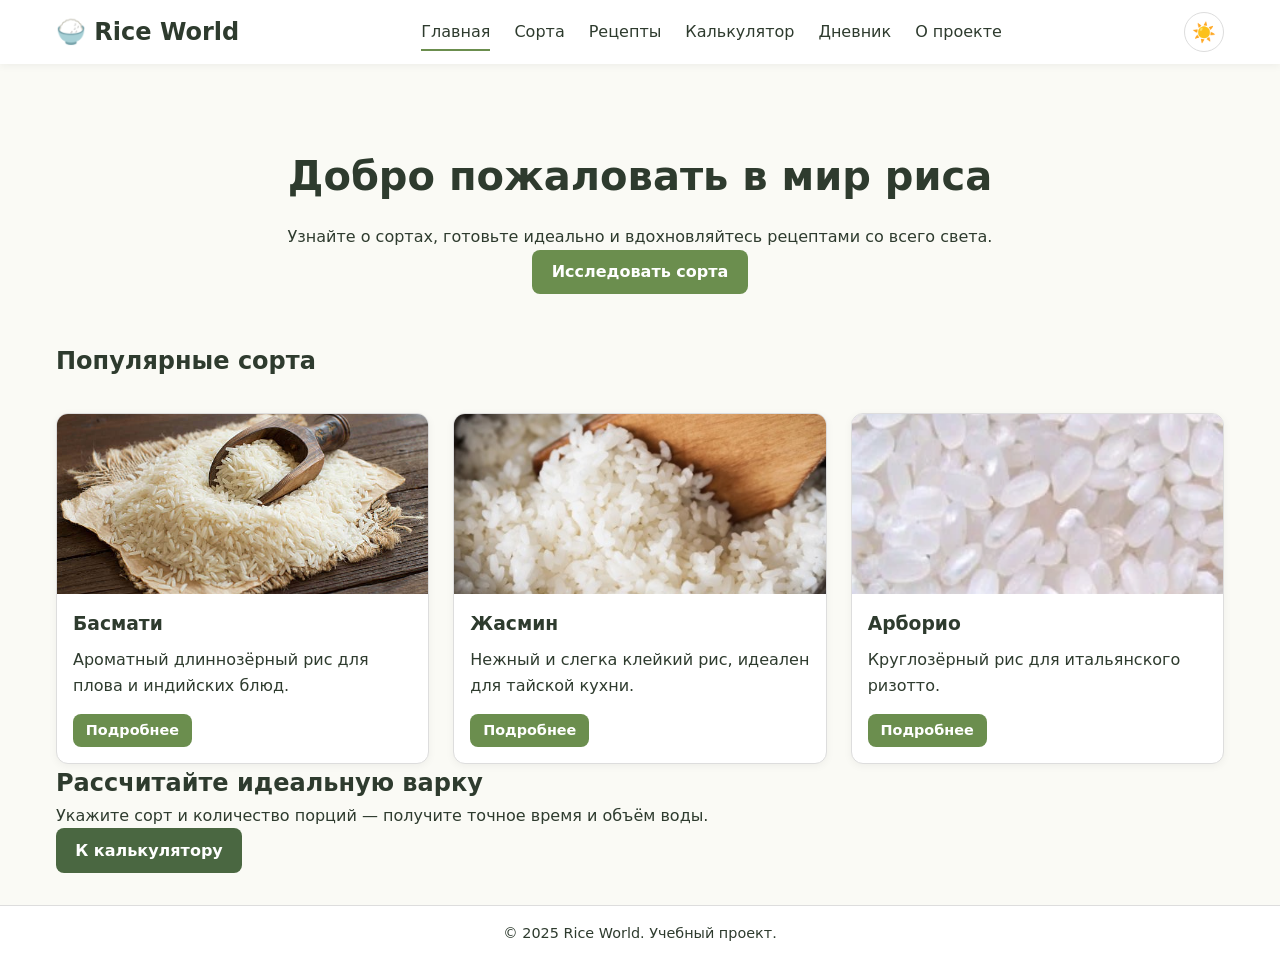
<file: index.html>
<!DOCTYPE html>
<html lang="ru">
<head>
  <meta charset="UTF-8">
  <meta name="viewport" content="width=device-width, initial-scale=1.0">
  <title>Rice World — Главная</title>
  <link rel="stylesheet" href="css/style.css">
</head>
<body>
  <header class="site-header">
    <div class="container header-inner">
      <a href="index.html" class="logo">🍚 Rice World</a>
      <nav id="main-nav" class="main-nav">
        <ul class="nav-list">
          <li><a href="index.html" class="active">Главная</a></li>
          <li><a href="varieties.html">Сорта</a></li>
          <li><a href="recipes.html">Рецепты</a></li>
          <li><a href="calculator.html">Калькулятор</a></li>
          <li><a href="diary.html">Дневник</a></li>
          <li><a href="about.html">О проекте</a></li>
        </ul>
      </nav>
      <button id="theme-toggle" class="theme-toggle" aria-label="Переключить тему">
        <span class="icon-light">☀️</span>
        <span class="icon-dark">🌙</span>
      </button>
      <button id="burger-btn" class="burger-btn" aria-label="Меню">
        <span></span><span></span><span></span>
      </button>
    </div>
  </header>

  <main class="site-main">
    <div class="container">
      <section class="hero">
        <h1>Добро пожаловать в мир риса</h1>
        <p>Узнайте о сортах, готовьте идеально и вдохновляйтесь рецептами со всего света.</p>
        <a href="varieties.html" class="btn btn-primary">Исследовать сорта</a>
      </section>

      <section class="popular">
        <h2>Популярные сорта</h2>
        <div class="cards-grid">
          <article class="card">
            <img src="images/basmati.jpg" alt="Басмати" loading="lazy">
            <h3>Басмати</h3>
            <p>Ароматный длиннозёрный рис для плова и индийских блюд.</p>
            <a href="varieties.html#basmati" class="btn btn-small">Подробнее</a>
          </article>
          <article class="card">
            <img src="images/jasmine.jpg" alt="Жасмин" loading="lazy">
            <h3>Жасмин</h3>
            <p>Нежный и слегка клейкий рис, идеален для тайской кухни.</p>
            <a href="varieties.html#jasmine" class="btn btn-small">Подробнее</a>
          </article>
          <article class="card">
            <img src="images/arborio.jpg" alt="Арборио" loading="lazy">
            <h3>Арборио</h3>
            <p>Круглозёрный рис для итальянского ризотто.</p>
            <a href="varieties.html#arborio" class="btn btn-small">Подробнее</a>
          </article>
        </div>
      </section>

      <section class="cta">
        <h2>Рассчитайте идеальную варку</h2>
        <p>Укажите сорт и количество порций — получите точное время и объём воды.</p>
        <a href="calculator.html" class="btn btn-secondary">К калькулятору</a>
      </section>
    </div>
  </main>

  <footer class="site-footer">
    <div class="container">
      <p>© 2025 Rice World. Учебный проект.</p>
    </div>
  </footer>

  <script src="js/theme.js" defer></script>
  <script src="js/burger.js" defer></script>
</body>
</html>
</file>
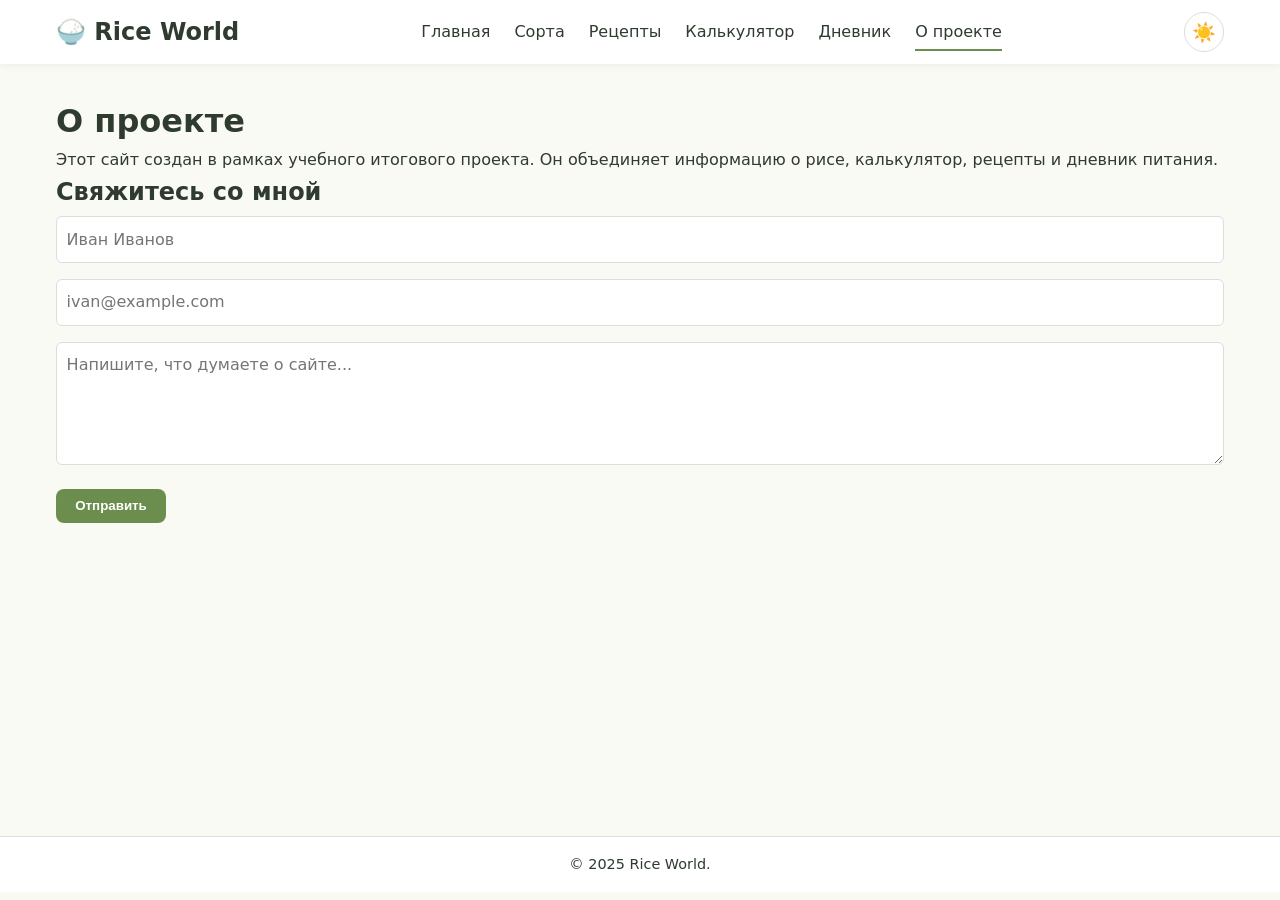
<file: about.html>
<!DOCTYPE html>
<html lang="ru">
<head>
  <meta charset="UTF-8">
  <meta name="viewport" content="width=device-width, initial-scale=1.0">
  <title>О проекте — Rice World</title>
  <link rel="stylesheet" href="css/style.css">
</head>
<body>
  <header class="site-header">
    <div class="container header-inner">
      <a href="index.html" class="logo">🍚 Rice World</a>
      <nav id="main-nav" class="main-nav">
        <ul class="nav-list">
          <li><a href="index.html">Главная</a></li>
          <li><a href="varieties.html">Сорта</a></li>
          <li><a href="recipes.html">Рецепты</a></li>
          <li><a href="calculator.html">Калькулятор</a></li>
          <li><a href="diary.html">Дневник</a></li>
          <li><a href="about.html" class="active">О проекте</a></li>
        </ul>
      </nav>
      <button id="theme-toggle" class="theme-toggle" aria-label="Переключить тему">
        <span class="icon-light">☀️</span>
        <span class="icon-dark">🌙</span>
      </button>
      <button id="burger-btn" class="burger-btn" aria-label="Меню">
        <span></span><span></span><span></span>
      </button>
    </div>
  </header>

  <main class="site-main">
    <div class="container">
      <h1>О проекте</h1>
      <section class="about-author">
        <h2></h2>
        <p><strong></strong></p>
        <p><strong></strong></p>
        <p><strong></strong></p>
        <p>Этот сайт создан в рамках учебного итогового проекта. Он объединяет информацию о рисе, калькулятор, рецепты и дневник питания.</p>
      </section>

      <section class="contact-form">
        <h2>Свяжитесь со мной</h2>
        <form id="contact-form" novalidate>
          <div class="form-group">
            <label for="name"></label>
            <input type="text" id="name" name="name" required placeholder="Иван Иванов">
          </div>
          <div class="form-group">
            <label for="email"></label>
            <input type="email" id="email" name="email" required placeholder="ivan@example.com">
          </div>
          <div class="form-group">
            <label for="message"></label>
            <textarea id="message" name="message" rows="4" placeholder="Напишите, что думаете о сайте..."></textarea>
          </div>
          <button type="submit" class="btn btn-primary">Отправить</button>
          <p id="form-feedback" style="display:none; color: green;"></p>
        </form>
      </section>
    </div>
  </main>

  <footer class="site-footer">
    <div class="container">
      <p>© 2025 Rice World.</p>
    </div>
  </footer>

  <script src="js/theme.js" defer></script>
  <script>
    document.getElementById('contact-form').addEventListener('submit', function(e) {
      e.preventDefault();
      const name = document.getElementById('name').value.trim();
      const email = document.getElementById('email').value.trim();
      if (name && email) {
        document.getElementById('form-feedback').style.display = 'block';
        this.reset();
      }
    });
  </script>
  <script src="js/burger.js" defer></script>
</body>
</html>
</file>
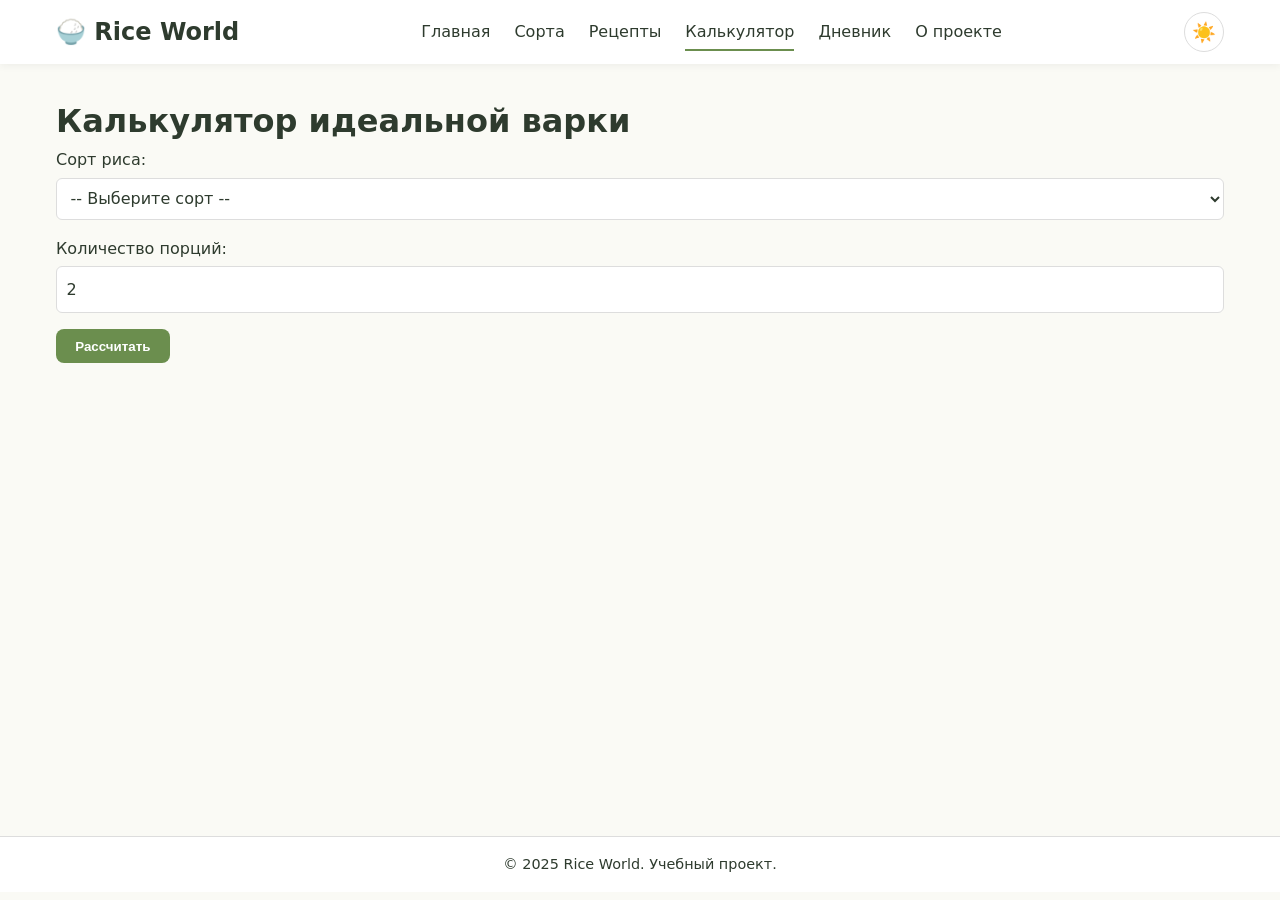
<file: calculator.html>
<!DOCTYPE html>
<html lang="ru">
<head>
  <meta charset="UTF-8">
  <meta name="viewport" content="width=device-width, initial-scale=1.0">
  <title>Калькулятор варки — Rice World</title>
  <link rel="stylesheet" href="css/style.css">
</head>
<body>
  <header class="site-header">
    <div class="container header-inner">
      <a href="index.html" class="logo">🍚 Rice World</a>
      <nav id="main-nav" class="main-nav">
        <ul class="nav-list">
          <li><a href="index.html">Главная</a></li>
          <li><a href="varieties.html">Сорта</a></li>
          <li><a href="recipes.html">Рецепты</a></li>
          <li><a href="calculator.html" class="active">Калькулятор</a></li>
          <li><a href="diary.html">Дневник</a></li>
          <li><a href="about.html">О проекте</a></li>
        </ul>
      </nav>
      <button id="theme-toggle" class="theme-toggle" aria-label="Переключить тему">
        <span class="icon-light">☀️</span>
        <span class="icon-dark">🌙</span>
      </button>
      <button id="burger-btn" class="burger-btn" aria-label="Меню">
        <span></span><span></span><span></span>
      </button>
    </div>
  </header>

  <main class="site-main">
    <div class="container">
      <h1>Калькулятор идеальной варки</h1>
      <form id="calc-form" class="calc-form">
        <div class="form-group">
          <label for="rice-type">Сорт риса:</label>
          <select id="rice-type" required>
            <option value="">-- Выберите сорт --</option>
            <option value="basmati">Басмати</option>
            <option value="jasmine">Жасмин</option>
            <option value="round">Круглозёрный (краснодарский)</option>
            <option value="arborio">Арборио</option>
            <option value="parboiled">Пропаренный</option>
          </select>
        </div>
        <div class="form-group">
          <label for="portions">Количество порций:</label>
          <input type="number" id="portions" min="1" max="10" value="2" required>
        </div>
        <button type="submit" class="btn btn-primary">Рассчитать</button>
      </form>

      <div id="result-block" class="result-block" style="display:none;">
        <h2>Результат</h2>
        <p><strong>Объём воды:</strong> <span id="result-water"></span></p>
        <p><strong>Время варки:</strong> <span id="result-cook"></span></p>
        <p><strong>Отдых после варки:</strong> <span id="result-rest"></span></p>
      </div>
    </div>
  </main>

  <footer class="site-footer">
    <div class="container">
      <p>© 2025 Rice World. Учебный проект.</p>
    </div>
  </footer>

  <script src="js/theme.js" defer></script>
  <script src="js/calculator.js" defer></script>
  <script src="js/burger.js" defer></script>
</body>
</html>
</file>
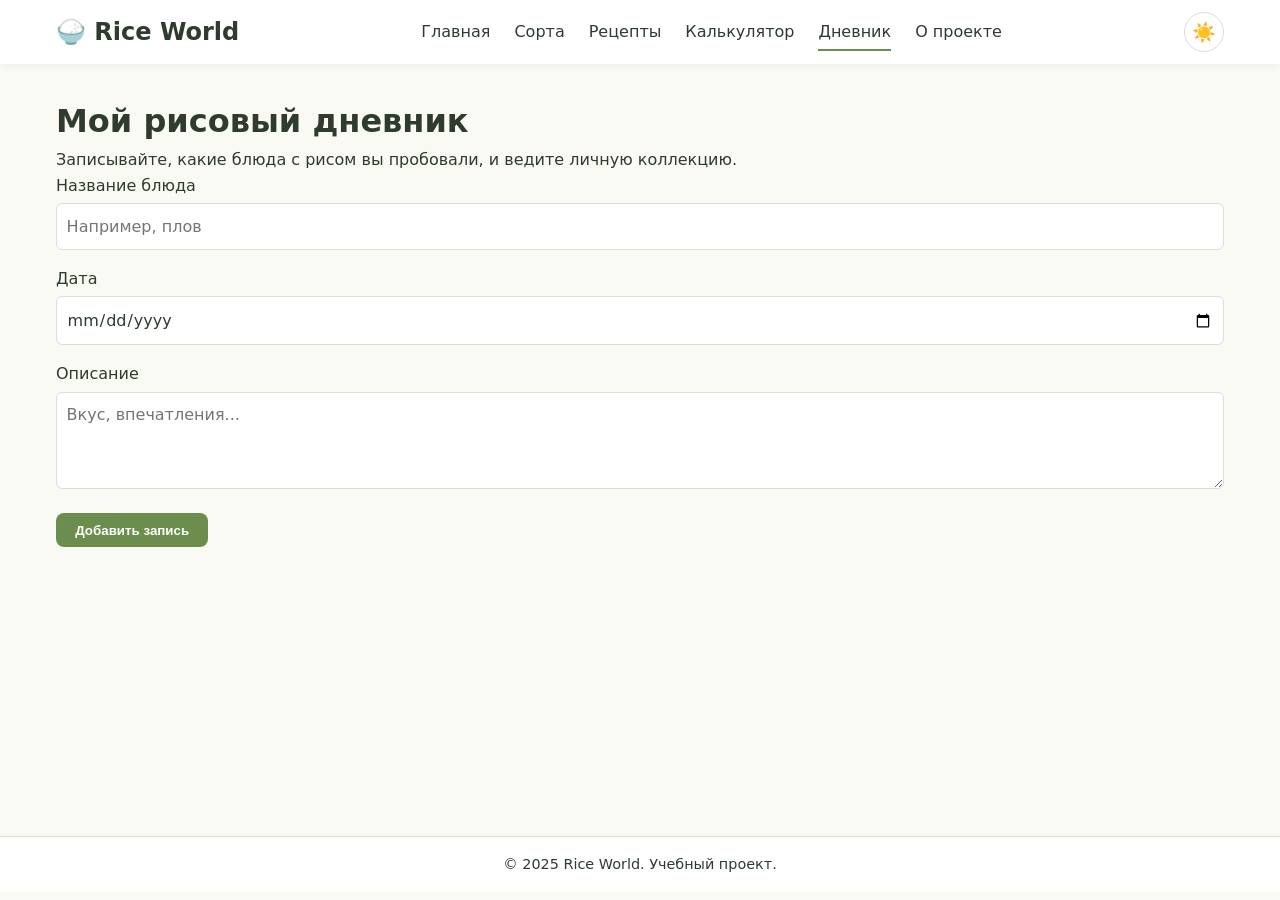
<file: diary.html>
<!DOCTYPE html>
<html lang="ru">
<head>
  <meta charset="UTF-8">
  <meta name="viewport" content="width=device-width, initial-scale=1.0">
  <title>Мой рисовый дневник — Rice World</title>
  <link rel="stylesheet" href="css/style.css">
</head>
<body>
  <header class="site-header">
    <div class="container header-inner">
      <a href="index.html" class="logo">🍚 Rice World</a>
      <nav id="main-nav" class="main-nav">
        <ul class="nav-list">
          <li><a href="index.html">Главная</a></li>
          <li><a href="varieties.html">Сорта</a></li>
          <li><a href="recipes.html">Рецепты</a></li>
          <li><a href="calculator.html">Калькулятор</a></li>
          <li><a href="diary.html" class="active">Дневник</a></li>
          <li><a href="about.html">О проекте</a></li>
        </ul>
      </nav>
      <button id="theme-toggle" class="theme-toggle" aria-label="Переключить тему">
        <span class="icon-light">☀️</span>
        <span class="icon-dark">🌙</span>
      </button>
      <button id="burger-btn" class="burger-btn" aria-label="Меню">
        <span></span><span></span><span></span>
      </button>
    </div>
  </header>

  <main class="site-main">
    <div class="container">
      <h1>Мой рисовый дневник</h1>
      <p>Записывайте, какие блюда с рисом вы пробовали, и ведите личную коллекцию.</p>

      <form id="diary-form" class="diary-form">
        <div class="form-group">
          <label for="entry-title">Название блюда</label>
          <input type="text" id="entry-title" required placeholder="Например, плов">
        </div>
        <div class="form-group">
          <label for="entry-date">Дата</label>
          <input type="date" id="entry-date" required>
        </div>
        <div class="form-group">
          <label for="entry-text">Описание</label>
          <textarea id="entry-text" rows="3" placeholder="Вкус, впечатления..."></textarea>
        </div>
        <button type="submit" class="btn btn-primary">Добавить запись</button>
      </form>

      <div id="diary-list" class="diary-list">
      </div>
    </div>
  </main>

  <footer class="site-footer">
    <div class="container">
      <p>© 2025 Rice World. Учебный проект.</p>
    </div>
  </footer>

  <script src="js/theme.js" defer></script>
  <script src="js/diary.js" defer></script>
  <script src="js/burger.js" defer></script>
</body>
</html>
</file>
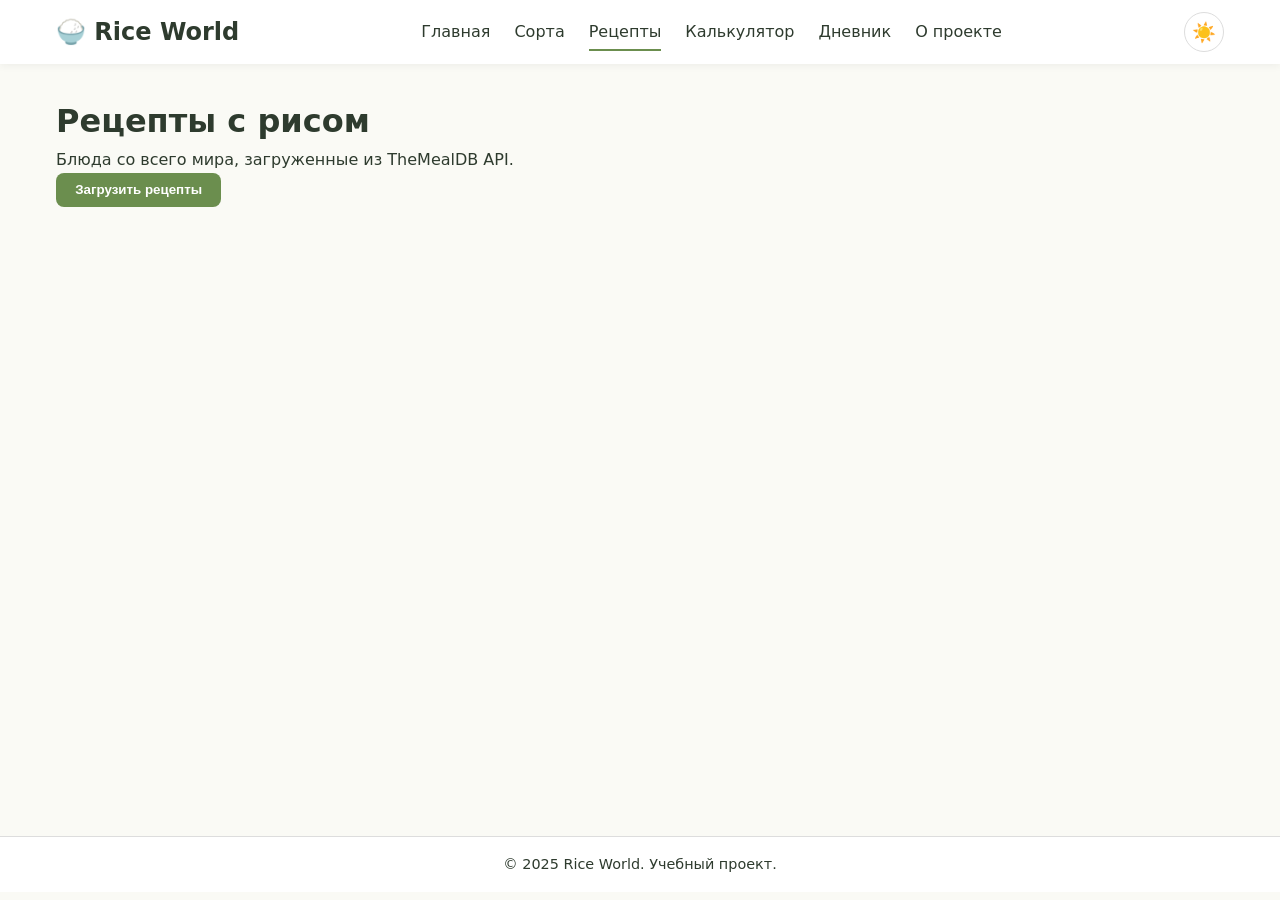
<file: recipes.html>
<!DOCTYPE html>
<html lang="ru">
<head>
  <meta charset="UTF-8">
  <meta name="viewport" content="width=device-width, initial-scale=1.0">
  <title>Рецепты — Rice World</title>
  <link rel="stylesheet" href="css/style.css">
</head>
<body>
  <header class="site-header">
    <div class="container header-inner">
      <a href="index.html" class="logo">🍚 Rice World</a>
      <nav id="main-nav" class="main-nav">
        <ul class="nav-list">
          <li><a href="index.html">Главная</a></li>
          <li><a href="varieties.html">Сорта</a></li>
          <li><a href="recipes.html" class="active">Рецепты</a></li>
          <li><a href="calculator.html">Калькулятор</a></li>
          <li><a href="diary.html">Дневник</a></li>
          <li><a href="about.html">О проекте</a></li>
        </ul>
      </nav>
      <button id="theme-toggle" class="theme-toggle" aria-label="Переключить тему">
        <span class="icon-light">☀️</span>
        <span class="icon-dark">🌙</span>
      </button>
      <button id="burger-btn" class="burger-btn" aria-label="Меню">
        <span></span><span></span><span></span>
      </button>
    </div>
  </header>

  <main class="site-main">
    <div class="container">
      <h1>Рецепты с рисом</h1>
      <p>Блюда со всего мира, загруженные из TheMealDB API.</p>
      <button id="load-recipes" class="btn btn-primary">Загрузить рецепты</button>
      <div id="loader" class="loader" style="display:none;">Загрузка...</div>
      <div id="recipes-container" class="cards-grid"></div>
    </div>
  </main>

  <footer class="site-footer">
    <div class="container">
      <p>© 2025 Rice World. Учебный проект.</p>
    </div>
  </footer>

  <script src="js/theme.js" defer></script>
  <script src="js/recipes.js" defer></script>
  <script src="js/burger.js" defer></script>
</body>
</html>
</file>
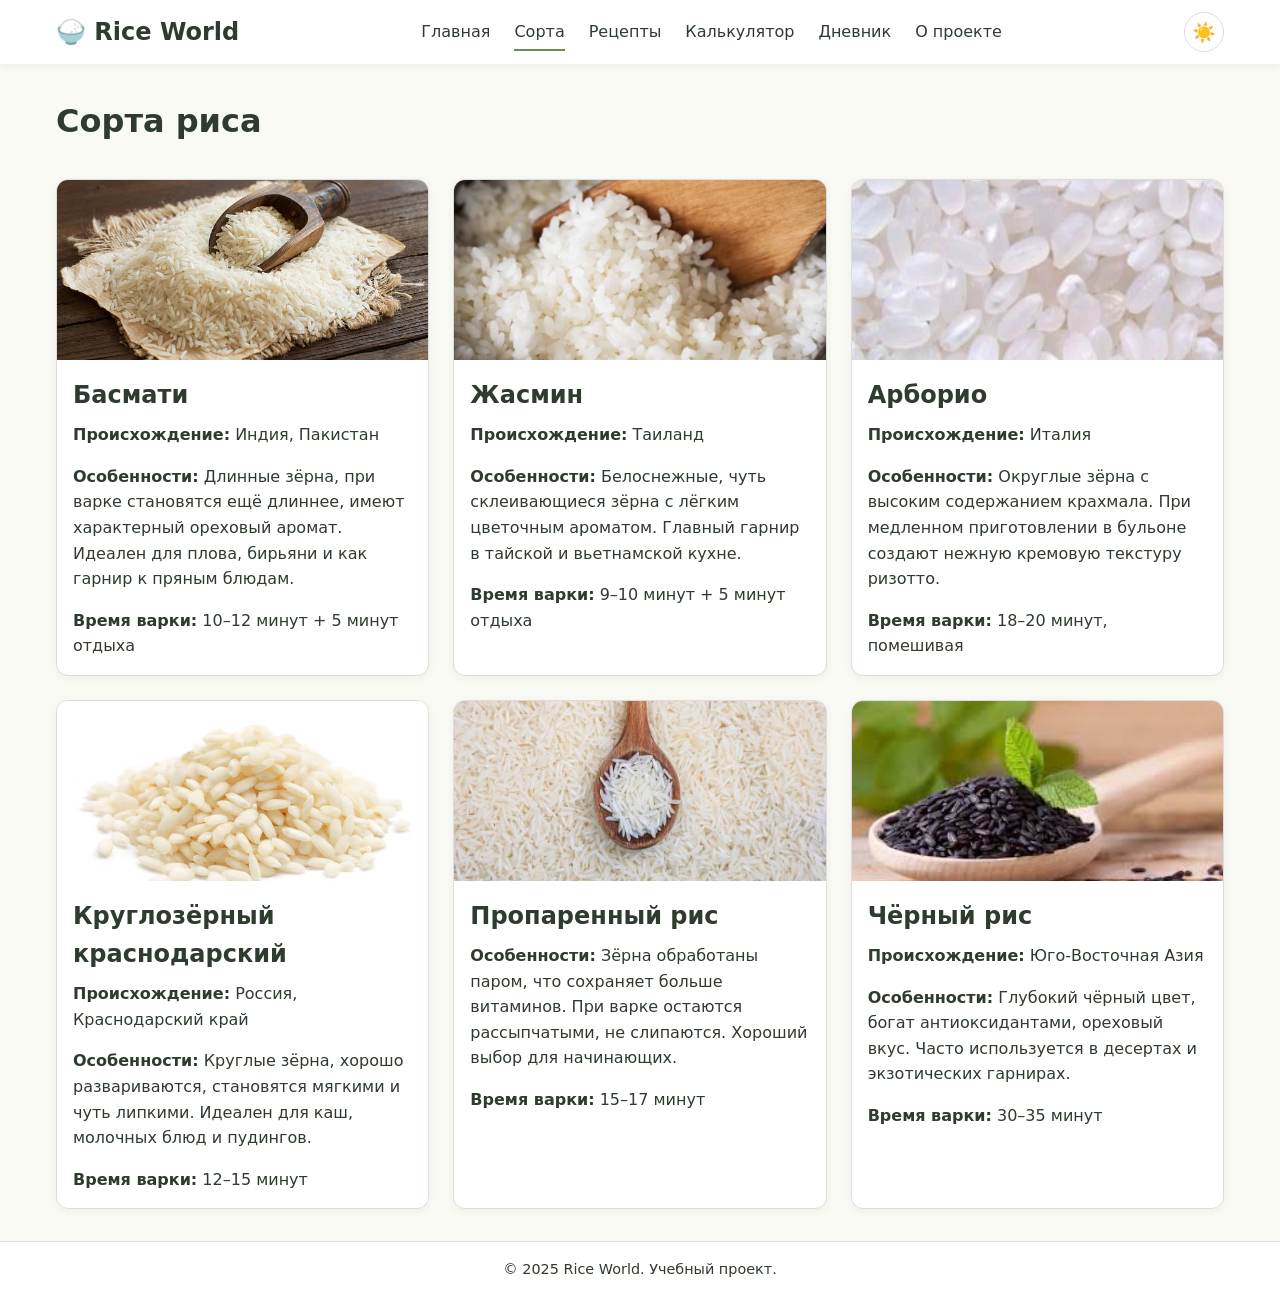
<file: varieties.html>
<!DOCTYPE html>
<html lang="ru">
<head>
  <meta charset="UTF-8">
  <meta name="viewport" content="width=device-width, initial-scale=1.0">
  <title>Сорта риса — Rice World</title>
  <link rel="stylesheet" href="css/style.css">
</head>
<body>
  <header class="site-header">
    <div class="container header-inner">
      <a href="index.html" class="logo">🍚 Rice World</a>
      <nav id="main-nav" class="main-nav">
        <ul class="nav-list">
          <li><a href="index.html">Главная</a></li>
          <li><a href="varieties.html" class="active">Сорта</a></li>
          <li><a href="recipes.html">Рецепты</a></li>
          <li><a href="calculator.html">Калькулятор</a></li>
          <li><a href="diary.html">Дневник</a></li>
          <li><a href="about.html">О проекте</a></li>
        </ul>
      </nav>
      <button id="theme-toggle" class="theme-toggle" aria-label="Переключить тему">
        <span class="icon-light">☀️</span>
        <span class="icon-dark">🌙</span>
      </button>
      <button id="burger-btn" class="burger-btn" aria-label="Меню">
        <span></span><span></span><span></span>
      </button>
    </div>
  </header>

  <main class="site-main">
    <div class="container">
      <h1>Сорта риса</h1>
      <div class="cards-grid">
        <article class="card" id="basmati">
          <img src="images/basmati.jpg" alt="Басмати" loading="lazy">
          <h2>Басмати</h2>
          <p><strong>Происхождение:</strong> Индия, Пакистан</p>
          <p><strong>Особенности:</strong> Длинные зёрна, при варке становятся ещё длиннее, имеют характерный ореховый аромат. Идеален для плова, бирьяни и как гарнир к пряным блюдам.</p>
          <p><strong>Время варки:</strong> 10–12 минут + 5 минут отдыха</p>
        </article>
        <article class="card" id="jasmine">
          <img src="images/jasmine.jpg" alt="Жасмин" loading="lazy">
          <h2>Жасмин</h2>
          <p><strong>Происхождение:</strong> Таиланд</p>
          <p><strong>Особенности:</strong> Белоснежные, чуть склеивающиеся зёрна с лёгким цветочным ароматом. Главный гарнир в тайской и вьетнамской кухне.</p>
          <p><strong>Время варки:</strong> 9–10 минут + 5 минут отдыха</p>
        </article>
        <article class="card" id="arborio">
          <img src="images/arborio.jpg" alt="Арборио" loading="lazy">
          <h2>Арборио</h2>
          <p><strong>Происхождение:</strong> Италия</p>
          <p><strong>Особенности:</strong> Округлые зёрна с высоким содержанием крахмала. При медленном приготовлении в бульоне создают нежную кремовую текстуру ризотто.</p>
          <p><strong>Время варки:</strong> 18–20 минут, помешивая</p>
        </article>
        <article class="card" id="krasnodar">
          <img src="images/krasnodar.jpg" alt="Круглозёрный краснодарский" loading="lazy">
          <h2>Круглозёрный краснодарский</h2>
          <p><strong>Происхождение:</strong> Россия, Краснодарский край</p>
          <p><strong>Особенности:</strong> Круглые зёрна, хорошо развариваются, становятся мягкими и чуть липкими. Идеален для каш, молочных блюд и пудингов.</p>
          <p><strong>Время варки:</strong> 12–15 минут</p>
        </article>
        <article class="card" id="parboiled">
          <img src="images/parboiled.jpg" alt="Пропаренный рис" loading="lazy">
          <h2>Пропаренный рис</h2>
          <p><strong>Особенности:</strong> Зёрна обработаны паром, что сохраняет больше витаминов. При варке остаются рассыпчатыми, не слипаются. Хороший выбор для начинающих.</p>
          <p><strong>Время варки:</strong> 15–17 минут</p>
        </article>
        <article class="card" id="black">
          <img src="images/black.jpg" alt="Чёрный рис" loading="lazy">
          <h2>Чёрный рис</h2>
          <p><strong>Происхождение:</strong> Юго-Восточная Азия</p>
          <p><strong>Особенности:</strong> Глубокий чёрный цвет, богат антиоксидантами, ореховый вкус. Часто используется в десертах и экзотических гарнирах.</p>
          <p><strong>Время варки:</strong> 30–35 минут</p>
        </article>
      </div>
    </div>
  </main>

  <footer class="site-footer">
    <div class="container">
      <p>© 2025 Rice World. Учебный проект.</p>
    </div>
  </footer>

  <script src="js/theme.js" defer></script>
  <script src="js/burger.js" defer></script>
</body>
</html>
</file>
<file: css/style.css>
:root {
  --bg: #FAFAF5;
  --text: #2E3B2E;
  --accent: #6B8E4E;
  --header-bg: #ffffff;
  --card-bg: #ffffff;
  --border: #ddd;
  --shadow: 0 2px 8px rgba(0,0,0,0.05);
}
body.dark {
  --bg: #1E261C;
  --text: #E0E6D8;
  --accent: #8CA86B;
  --header-bg: #2A3328;
  --card-bg: #2A3328;
  --border: #4A5A44;
  --shadow: 0 2px 8px rgba(0,0,0,0.3);
}

*, *::before, *::after { box-sizing: border-box; margin: 0; padding: 0; }
body {
  font-family: 'Segoe UI', system-ui, sans-serif;
  background: var(--bg);
  color: var(--text);
  line-height: 1.6;
  transition: background 0.3s, color 0.3s;
}
.container { max-width: 1200px; margin: 0 auto; padding: 0 1rem; }
a { color: var(--accent); text-decoration: none; }

.site-header {
  background: var(--header-bg);
  box-shadow: var(--shadow);
  position: sticky;
  top: 0;
  z-index: 100;
}
.header-inner {
  display: flex;
  justify-content: space-between;
  align-items: center;
  height: 64px;
}
.logo { font-size: 1.5rem; font-weight: bold; color: var(--text); }

.main-nav { }
.nav-list { display: flex; list-style: none; gap: 1.5rem; }
.nav-list a {
  color: var(--text);
  padding: 0.5rem 0;
  border-bottom: 2px solid transparent;
  transition: border-color 0.2s;
}
.nav-list a.active,
.nav-list a:hover { border-bottom-color: var(--accent); }

.theme-toggle {
  background: none;
  border: 1px solid var(--border);
  border-radius: 50%;
  width: 40px; height: 40px;
  font-size: 1.2rem;
  cursor: pointer;
  display: flex;
  align-items: center;
  justify-content: center;
  color: var(--text);
  background: var(--card-bg);
}
.icon-dark { display: none; }
body.dark .icon-light { display: none; }
body.dark .icon-dark { display: inline; }

.burger-btn {
  display: none;
  flex-direction: column;
  gap: 5px;
  background: none;
  border: none;
  cursor: pointer;
}
.burger-btn span {
  width: 25px; height: 3px;
  background: var(--text);
  border-radius: 2px;
}

.site-main { padding: 2rem 0; min-height: calc(100vh - 128px); }
.hero { text-align: center; padding: 3rem 0; }
.hero h1 { font-size: 2.5rem; margin-bottom: 1rem; }

/* Карточки */
.cards-grid {
  display: grid;
  grid-template-columns: repeat(auto-fill, minmax(280px, 1fr));
  gap: 1.5rem;
  margin-top: 2rem;
}
.card {
  background: var(--card-bg);
  border: 1px solid var(--border);
  border-radius: 12px;
  overflow: hidden;
  box-shadow: var(--shadow);
  transition: transform 0.2s;
}
.card:hover { transform: translateY(-4px); }
.card img { width: 100%; height: 180px; object-fit: cover; }
.card h2, .card h3 { margin: 0.5rem 1rem; }
.card p { margin: 0.5rem 1rem 1rem; }

.btn {
  display: inline-block;
  padding: 0.6rem 1.2rem;
  border-radius: 8px;
  border: none;
  cursor: pointer;
  font-weight: 600;
  background: var(--accent);
  color: #fff;
  text-align: center;
}
.btn-small { padding: 0.3rem 0.8rem; font-size: 0.9rem; margin: 0 1rem 1rem; }
.btn-primary { background: var(--accent); }
.btn-secondary { background: #4a6741; }

/* Формы */
.form-group { margin-bottom: 1rem; }
.form-group label { display: block; margin-bottom: 0.3rem; font-weight: 500; }
input, select, textarea {
  width: 100%;
  padding: 0.6rem;
  border: 1px solid var(--border);
  border-radius: 6px;
  background: var(--card-bg);
  color: var(--text);
  font: inherit;
}

.result-block {
  margin-top: 2rem;
  padding: 1.5rem;
  border-radius: 12px;
  background: var(--card-bg);
  border: 1px solid var(--border);
}

.diary-list { margin-top: 2rem; }
.diary-card {
  background: var(--card-bg);
  border: 1px solid var(--border);
  border-radius: 8px;
  padding: 1rem;
  margin-bottom: 1rem;
}
.btn-delete {
  background: #c44; color: #fff;
  border: none; padding: 0.3rem 0.8rem;
  border-radius: 4px; cursor: pointer;
  margin-top: 0.5rem;
}

/* ===== ПОДВАЛ ===== */
.site-footer {
  background: var(--header-bg);
  border-top: 1px solid var(--border);
  text-align: center;
  padding: 1rem;
  font-size: 0.9rem;
}

@media (max-width: 768px) {
  .burger-btn { display: flex; }

  .main-nav {
    display: none;
    position: absolute;
    top: 64px;
    left: 0;
    width: 100%;
    background: var(--header-bg);
    box-shadow: var(--shadow);
    padding: 1rem;
    z-index: 99;
  }

  .main-nav.active { display: block; }

  .nav-list {
    flex-direction: column;
    gap: 0.5rem;
  }
}
</file>
